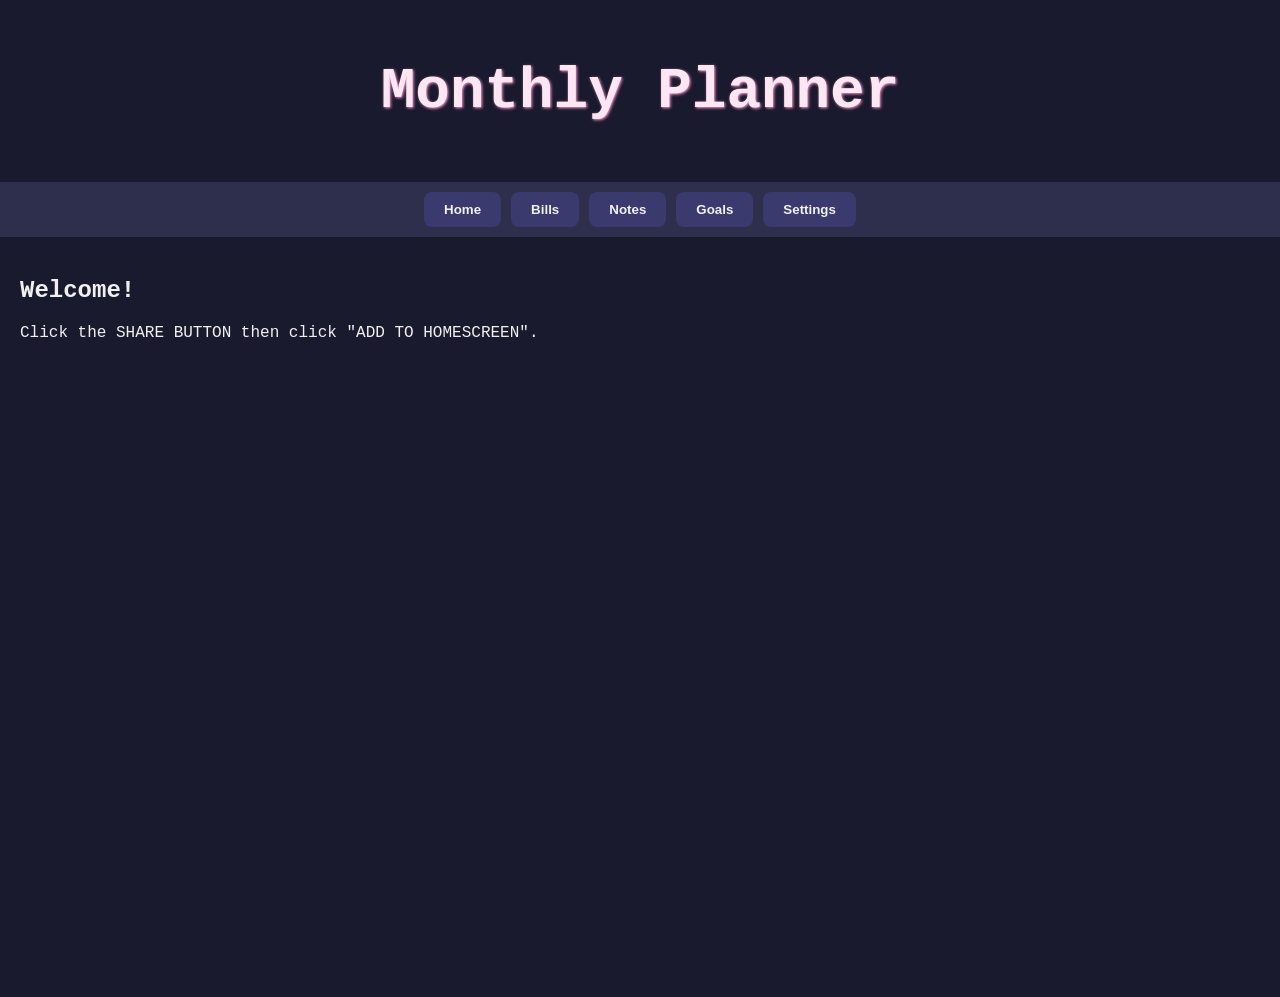
<file: index.html>
<!DOCTYPE html>
<html lang="en">
<head>
  <meta charset="UTF-8">
  <meta name="viewport" content="width=device-width, initial-scale=1.0">
  <title>Monthly Planner</title>

  <link rel="stylesheet" href="styles.css">

  <!-- Manifest for PWA -->
  <link rel="manifest" href="manifest.json">

  <!-- iOS support -->
  <link rel="apple-touch-icon" href="IMG_1826.png">
  <meta name="apple-mobile-web-app-capable" content="yes">
</head>
<body>

  <header>
    <h1>Monthly Planner</h1>
  </header>

  <nav class="tabs">
    <button data-tab="home" class="active-tab">Home</button>
    <button data-tab="bills">Bills</button>
    <button data-tab="notes">Notes</button>
    <button data-tab="goals">Goals</button>
    <button data-tab="settings">Settings</button>
  </nav>

  <main>
    <!-- HOME TAB -->
    <section id="home" class="tab active">
      <h2>Welcome!</h2>
      <p>Click the SHARE BUTTON then click "ADD TO HOMESCREEN".</p>
    </section>

    <!-- BILLS TAB -->
    <section id="bills" class="tab">

      <h2>Monthly Bills</h2>

      <div class="calendar-container">
        <!-- Monthly calendar grid -->
        <div class="month-grid" id="monthGrid"></div>

        <!-- Weekly totals sidebar -->
        <div class="weekly-totals">
          <h3>Weekly Totals</h3>
          <ul id="weeklyTotalsList"></ul>
        </div>
      </div>

      <!-- Modal for adding/editing bills -->
      <div id="billModal" class="modal">
        <div class="modal-content">
          <span class="close">&times;</span>
          <h3>Bills for <span id="modalDay"></span></h3>
          
          <!-- List of existing bills -->
          <ul id="billList"></ul>

          <!-- Add new bill -->
          <input type="text" id="modalBillName" placeholder="Bill Name">
          <input type="number" id="modalBillAmount" placeholder="Amount ($)">
          <button id="saveBillBtn">Save Bill</button>
        </div>
      </div>

      <!-- Savings Sidebar -->
      <div class="savings-sidebar">
        <h3>Savings for Bills</h3>

        <!-- Add to savings -->
        <input type="number" id="savingsAddInput" placeholder="Add to savings">
        <button id="addSavingsBtn">Add</button>

        <!-- Subtract from savings -->
        <input type="number" id="savingsSubtractInput" placeholder="Subtract from savings">
        <button id="subtractSavingsBtn">Subtract</button>

        <p>Total saved: $<span id="savingsTotal">0.00</span></p>
      </div>

    </section>

    <!-- NOTES TAB -->
    <section id="notes" class="tab"></section>

    <!-- GOALS TAB -->
    <section id="goals" class="tab"></section>

    <!-- SETTINGS TAB -->
    <section id="settings" class="tab"></section>
  </main>

  <script src="app.js"></script>
</body>
</html>
</file>
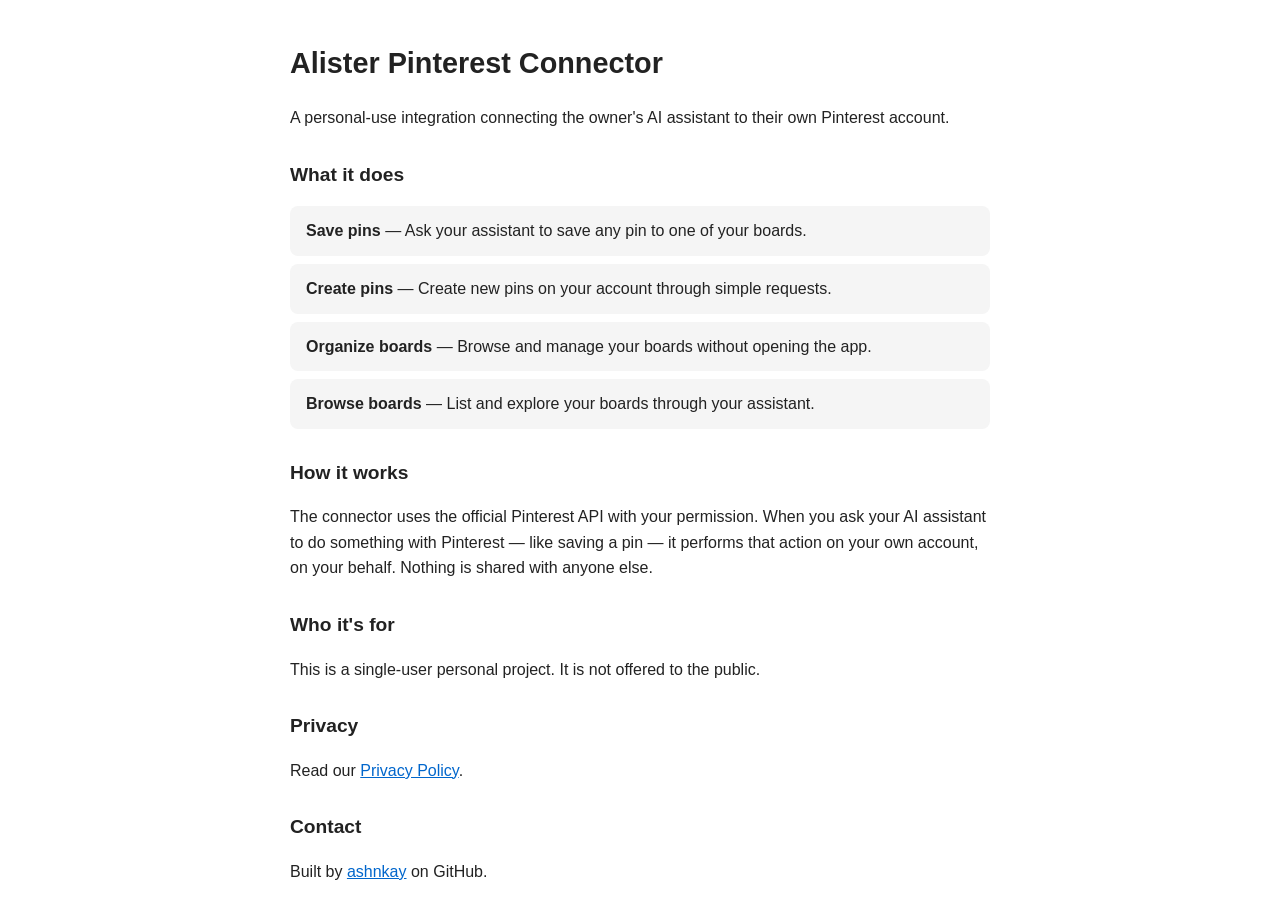
<file: alister-pinterest-connector.html>
<!DOCTYPE html>
<html lang="en">
<head>
<meta charset="UTF-8">
<meta name="viewport" content="width=device-width, initial-scale=1.0">
<title>Alister Pinterest Connector</title>
<style>
body { font-family: -apple-system, Helvetica, Arial, sans-serif; max-width: 700px; margin: 40px auto; padding: 0 20px; color: #222; line-height: 1.6; }
h1 { font-size: 1.8em; }
h2 { font-size: 1.2em; margin-top: 1.5em; }
a { color: #0066cc; }
.feature { background: #f5f5f5; border-radius: 8px; padding: 12px 16px; margin: 8px 0; }
</style>
</head>
<body>
<h1>Alister Pinterest Connector</h1>
<p>A personal-use integration connecting the owner's AI assistant to their own Pinterest account.</p>

<h2>What it does</h2>
<div class="feature"><strong>Save pins</strong> — Ask your assistant to save any pin to one of your boards.</div>
<div class="feature"><strong>Create pins</strong> — Create new pins on your account through simple requests.</div>
<div class="feature"><strong>Organize boards</strong> — Browse and manage your boards without opening the app.</div>
<div class="feature"><strong>Browse boards</strong> — List and explore your boards through your assistant.</div>

<h2>How it works</h2>
<p>The connector uses the official Pinterest API with your permission. When you ask your AI assistant to do something with Pinterest — like saving a pin — it performs that action on your own account, on your behalf. Nothing is shared with anyone else.</p>

<h2>Who it's for</h2>
<p>This is a single-user personal project. It is not offered to the public.</p>

<h2>Privacy</h2>
<p>Read our <a href="pinterest-privacy-policy.html">Privacy Policy</a>.</p>

<h2>Contact</h2>
<p>Built by <a href="https://github.com/ashnkay">ashnkay</a> on GitHub.</p>
</body>
</html>
</file>
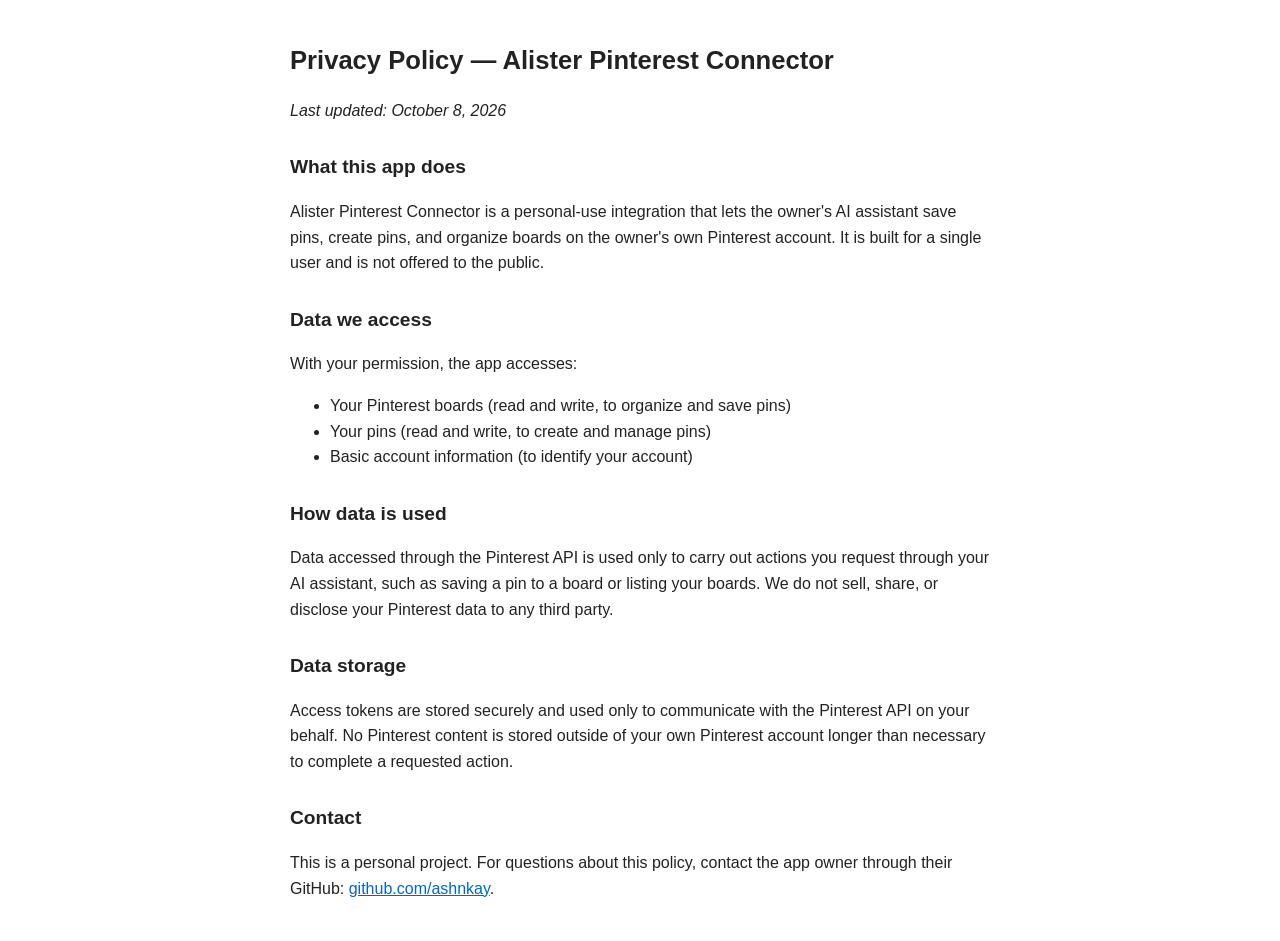
<file: pinterest-privacy-policy.html>
<!DOCTYPE html>
<html lang="en">
<head>
<meta charset="UTF-8">
<meta name="viewport" content="width=device-width, initial-scale=1.0">
<title>Privacy Policy — Alister Pinterest Connector</title>
<style>
body { font-family: -apple-system, Helvetica, Arial, sans-serif; max-width: 700px; margin: 40px auto; padding: 0 20px; color: #222; line-height: 1.6; }
h1 { font-size: 1.6em; }
h2 { font-size: 1.2em; margin-top: 1.5em; }
a { color: #0066cc; }
</style>
</head>
<body>
<h1>Privacy Policy — Alister Pinterest Connector</h1>
<p><em>Last updated: October 8, 2026</em></p>

<h2>What this app does</h2>
<p>Alister Pinterest Connector is a personal-use integration that lets the owner's AI assistant save pins, create pins, and organize boards on the owner's own Pinterest account. It is built for a single user and is not offered to the public.</p>

<h2>Data we access</h2>
<p>With your permission, the app accesses:</p>
<ul>
<li>Your Pinterest boards (read and write, to organize and save pins)</li>
<li>Your pins (read and write, to create and manage pins)</li>
<li>Basic account information (to identify your account)</li>
</ul>

<h2>How data is used</h2>
<p>Data accessed through the Pinterest API is used only to carry out actions you request through your AI assistant, such as saving a pin to a board or listing your boards. We do not sell, share, or disclose your Pinterest data to any third party.</p>

<h2>Data storage</h2>
<p>Access tokens are stored securely and used only to communicate with the Pinterest API on your behalf. No Pinterest content is stored outside of your own Pinterest account longer than necessary to complete a requested action.</p>

<h2>Contact</h2>
<p>This is a personal project. For questions about this policy, contact the app owner through their GitHub: <a href="https://github.com/ashnkay">github.com/ashnkay</a>.</p>
</body>
</html>
</file>
<file: styles.css>
/* =================== GENERAL STYLES =================== */
body {
  margin: 0;
  font-family: "Courier New", monospace;
  background: #1a1a2e;
  color: #f0f0f0;
}

header {
  text-align: center;
  padding: 20px;
  font-size: 1.8rem;
  color: #ffe6f3;
  text-shadow: 1px 1px 3px #ff9acb;
}

.tabs {
  display: flex;
  justify-content: center;
  gap: 10px;
  padding: 10px;
  background: #2e2e4d;
}

.tabs button {
  padding: 10px 20px;
  border: none;
  border-radius: 8px;
  background: #3a3a6e;
  color: #f0f0f0;
  cursor: pointer;
  font-weight: bold;
  transition: all 0.2s ease;
}

.tabs button:hover {
  transform: scale(1.05);
  box-shadow: 0 0 10px #ff9acb;
}

.active-tab {
  background: linear-gradient(90deg, #ff9acb, #ffe6f3);
  color: #1a1a2e;
}

/* =================== TABS =================== */
.tab {
  display: none;
  padding: 20px;
  min-height: 80vh;
}

.tab.active {
  display: block;
}

/* =================== CALENDAR =================== */
.calendar-container {
  display: flex;
  gap: 20px;
}

.month-grid {
  display: grid;
  grid-template-columns: repeat(7, 1fr);
  gap: 5px;
  flex: 3;
}

.day {
  background: #2e2e4d;
  padding: 15px;
  border-radius: 8px;
  position: relative;
  min-height: 60px;
  cursor: pointer;
  transition: all 0.2s ease;
}

.day:hover {
  transform: scale(1.03);
  box-shadow: 0 0 15px #ff9acb;
}

/* Glow for days with bills (JS will add 'has-bill' class) */
.day.has-bill {
  box-shadow: 0 0 10px #6bc1ff inset, 0 0 15px #ff9acb;
  border: 1px solid #ff9acb;
}

/* =================== MODAL =================== */
.modal {
  display: none;
  position: fixed;
  z-index: 100;
  left: 0;
  top: 0;
  width: 100%;
  height: 100%;
  background: rgba(26, 26, 46, 0.9);
  overflow: auto;
}

.modal-content {
  background: #2e2e4d;
  margin: 10% auto;
  padding: 20px;
  border-radius: 10px;
  width: 90%;
  max-width: 400px;
  color: #f0f0f0;
  box-shadow: 0 0 20px #ff9acb;
}

.modal-content h3 {
  text-align: center;
  color: #ffe6f3;
  text-shadow: 1px 1px 2px #ff9acb;
}

.modal-content input {
  width: 100%;
  padding: 10px;
  margin: 5px 0;
  border: none;
  border-radius: 6px;
  background: #1a1a2e;
  color: #f0f0f0;
}

.modal-content button {
  width: 100%;
  padding: 10px;
  margin-top: 10px;
  background: linear-gradient(90deg, #ff9acb, #ffe6f3);
  color: #1a1a2e;
  font-weight: bold;
  border: none;
  border-radius: 6px;
  cursor: pointer;
  transition: all 0.2s ease;
}

.modal-content button:hover {
  transform: scale(1.05);
  box-shadow: 0 0 15px #ff9acb;
}

.close {
  position: absolute;
  right: 15px;
  top: 10px;
  font-size: 1.5rem;
  cursor: pointer;
  color: #ff6b81;
}

/* =================== WEEKLY TOTALS =================== */
.weekly-totals {
  flex: 1;
  background: #2e2e4d;
  padding: 15px;
  border-radius: 10px;
}

.weekly-totals h3 {
  text-align: center;
  color: #ffe6f3;
  text-shadow: 1px 1px 2px #ff9acb;
}

.weekly-totals ul {
  list-style: none;
  padding: 0;
}

.weekly-totals li {
  padding: 8px;
  margin-bottom: 5px;
  background: #1a1a2e;
  border-radius: 6px;
  text-align: center;
  color: #6bc1ff;
  font-weight: bold;
}

/* =================== SAVINGS SIDEBAR =================== */
.savings-sidebar {
  margin-top: 20px;
  background: #2e2e4d;
  padding: 15px;
  border-radius: 10px;
}

.savings-sidebar h3 {
  text-align: center;
  color: #ffe6f3;
  text-shadow: 1px 1px 2px #ff9acb;
}

.savings-sidebar input {
  width: 100%;
  padding: 8px;
  margin: 5px 0;
  border-radius: 6px;
  border: none;
  background: #1a1a2e;
  color: #f0f0f0;
}

.savings-sidebar button {
  width: 100%;
  padding: 8px;
  margin: 5px 0;
  border-radius: 6px;
  border: none;
  background: #6bc1ff;
  color: #1a1a2e;
  font-weight: bold;
  cursor: pointer;
  transition: all 0.2s ease;
}

.savings-sidebar button:hover {
  background: #4a9ce0;
  transform: scale(1.05);
  box-shadow: 0 0 10px #4a9ce0;
}

/* =================== BILL LIST INSIDE MODAL =================== */
#billList {
  list-style: none;
  padding: 0;
  margin: 10px 0;
}

#billList li {
  display: flex;
  justify-content: space-between;
  padding: 6px;
  margin-bottom: 5px;
  background: #1a1a2e;
  border-radius: 6px;
  color: #ffe6f3;
}

#billList li button {
  padding: 2px 6px;
  font-size: 0.8rem;
  margin-left: 5px;
  border: none;
  border-radius: 4px;
  cursor: pointer;
}

#billList li .edit-btn {
  background: #6bc1ff;
  color: #1a1a2e;
}

#billList li .edit-btn:hover {
  background: #4a9ce0;
  transform: scale(1.1);
  box-shadow: 0 0 8px #4a9ce0;
}

#billList li .delete-btn {
  background: #ff6b81;
  color: #fff;
}

#billList li .delete-btn:hover {
  background: #ff4c61;
  transform: scale(1.1);
  box-shadow: 0 0 8px #ff4c61;
}
</file>
